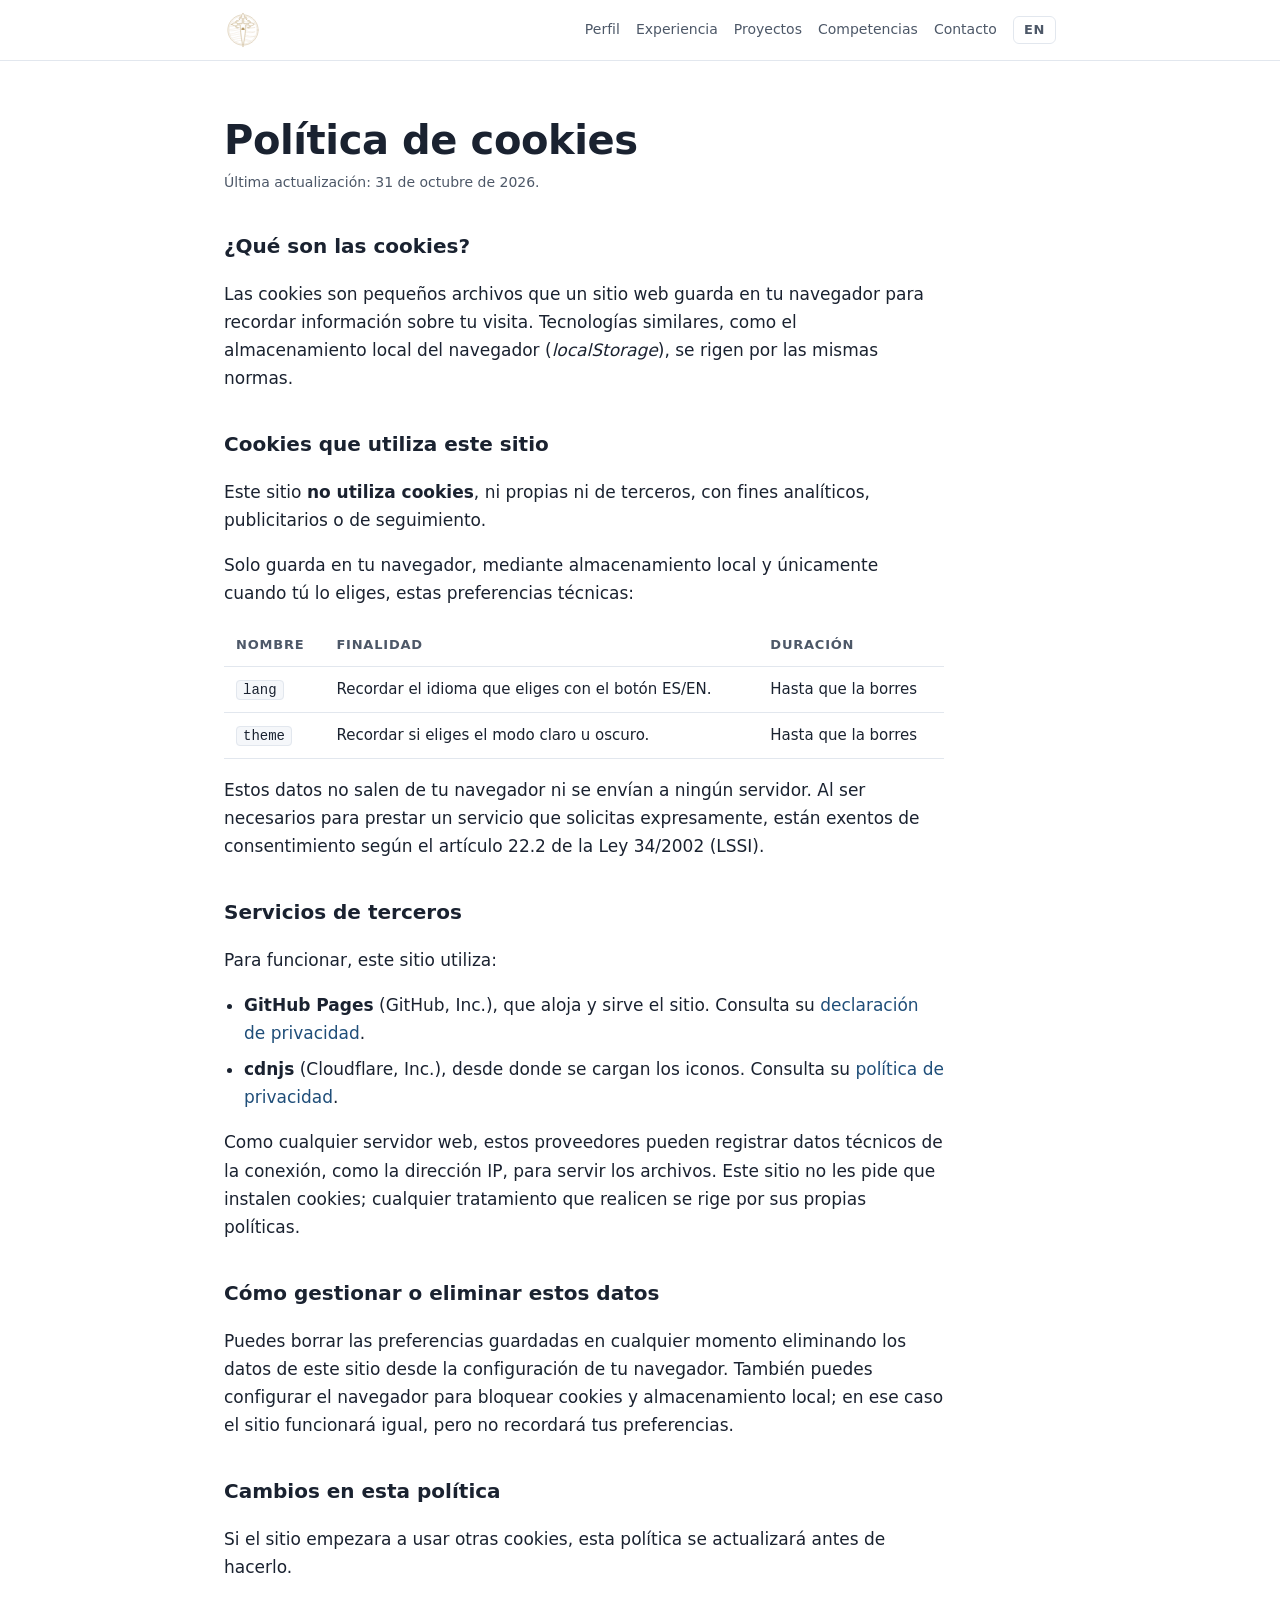
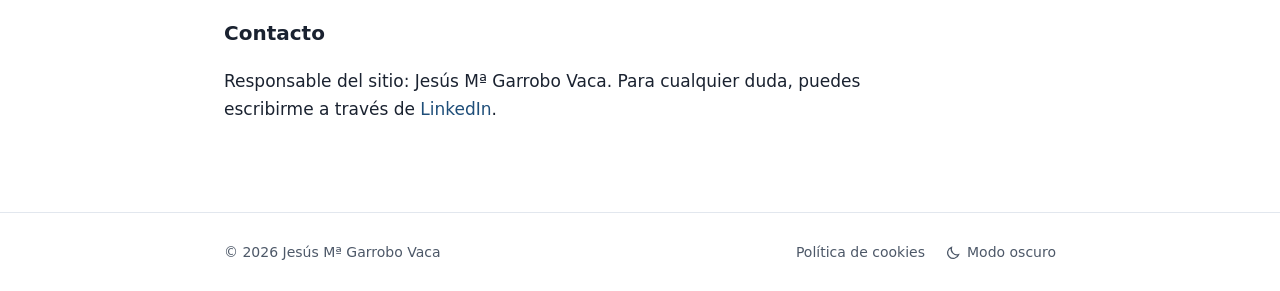
<file: cookies/index.html>
<!doctype html>
<html lang="es">
<head>
  <script>/* Modo claro/oscuro guardado por el usuario; si no hay, se sigue al sistema */
  try { var t = localStorage.getItem('theme'); if (t === 'light' || t === 'dark') document.documentElement.setAttribute('data-theme', t); } catch (e) {}</script>
  <meta charset="utf-8">
  <meta name="viewport" content="width=device-width, initial-scale=1">
  <title>Política de cookies · Jesús Mª Garrobo Vaca</title>
  <meta name="description" content="Política de cookies de jesus.garrobo.es.">
  <link rel="canonical" href="https://jesus.garrobo.es/cookies/">
  <link rel="alternate" hreflang="es" href="https://jesus.garrobo.es/cookies/">
  <link rel="alternate" hreflang="en" href="https://jesus.garrobo.es/en/cookies/">
  <link rel="icon" href="/assets/favicon.svg" type="image/svg+xml">
  <link rel="stylesheet" href="/assets/style.css">
</head>
<body>

<header class="site-header">
  <div class="wrap">
    <a class="brand" href="/" aria-label="Inicio · abrir menú" aria-controls="site-nav" aria-expanded="false"><img src="/assets/favicon.svg" alt="" width="38" height="38"><span class="brand-caret" aria-hidden="true"></span></a>
    <span class="header-name" aria-hidden="true">Jesús Garrobo</span>
    <nav class="nav" aria-label="Principal">
      <div class="nav-links" id="site-nav">
        <a class="nav-link" href="/#perfil">Perfil</a>
        <a class="nav-link" href="/#experiencia">Experiencia</a>
        <a class="nav-link" href="/#especiales">Proyectos</a>
        <a class="nav-link" href="/#competencias">Competencias</a>
        <a class="nav-link" href="/#contacto">Contacto</a>
        <button type="button" class="theme-toggle menu-toggle" data-theme-toggle><svg class="i-moon" viewBox="0 0 24 24" aria-hidden="true"><path d="M20.5 14.2A8.5 8.5 0 0 1 9.8 3.5a8.5 8.5 0 1 0 10.7 10.7z"/></svg><svg class="i-sun" viewBox="0 0 24 24" aria-hidden="true"><circle cx="12" cy="12" r="4.2"/><path d="M12 2v2.5M12 19.5V22M2 12h2.5M19.5 12H22M4.9 4.9l1.8 1.8M17.3 17.3l1.8 1.8M4.9 19.1l1.8-1.8M17.3 6.7l1.8-1.8"/></svg><span class="t-to-dark">Modo oscuro</span><span class="t-to-light">Modo claro</span></button>
      </div>
      <a class="lang" href="/en/cookies/" hreflang="en" lang="en" title="English version">EN</a>
    </nav>
  </div>
</header>

<main>
  <div class="wrap">
    <article class="legal">
      <h1>Política de cookies</h1>
      <p class="updated">Última actualización: 31 de octubre de 2026.</p>

      <h2>¿Qué son las cookies?</h2>
      <p>Las cookies son pequeños archivos que un sitio web guarda en tu navegador para recordar información sobre tu visita. Tecnologías similares, como el almacenamiento local del navegador (<em>localStorage</em>), se rigen por las mismas normas.</p>

      <h2>Cookies que utiliza este sitio</h2>
      <p>Este sitio <strong>no utiliza cookies</strong>, ni propias ni de terceros, con fines analíticos, publicitarios o de seguimiento.</p>
      <p>Solo guarda en tu navegador, mediante almacenamiento local y únicamente cuando tú lo eliges, estas preferencias técnicas:</p>
      <div class="table-wrap">
        <table>
          <thead><tr><th>Nombre</th><th>Finalidad</th><th>Duración</th></tr></thead>
          <tbody>
            <tr><td><code>lang</code></td><td>Recordar el idioma que eliges con el botón ES/EN.</td><td>Hasta que la borres</td></tr>
            <tr><td><code>theme</code></td><td>Recordar si eliges el modo claro u oscuro.</td><td>Hasta que la borres</td></tr>
          </tbody>
        </table>
      </div>
      <p>Estos datos no salen de tu navegador ni se envían a ningún servidor. Al ser necesarios para prestar un servicio que solicitas expresamente, están exentos de consentimiento según el artículo 22.2 de la Ley 34/2002 (LSSI).</p>

      <h2>Servicios de terceros</h2>
      <p>Para funcionar, este sitio utiliza:</p>
      <ul>
        <li><strong>GitHub Pages</strong> (GitHub, Inc.), que aloja y sirve el sitio. Consulta su <a href="https://docs.github.com/site-policy/privacy-policies/github-general-privacy-statement" target="_blank" rel="noopener nofollow">declaración de privacidad</a>.</li>
        <li><strong>cdnjs</strong> (Cloudflare, Inc.), desde donde se cargan los iconos. Consulta su <a href="https://www.cloudflare.com/privacypolicy/" target="_blank" rel="noopener nofollow">política de privacidad</a>.</li>
      </ul>
      <p>Como cualquier servidor web, estos proveedores pueden registrar datos técnicos de la conexión, como la dirección IP, para servir los archivos. Este sitio no les pide que instalen cookies; cualquier tratamiento que realicen se rige por sus propias políticas.</p>

      <h2>Cómo gestionar o eliminar estos datos</h2>
      <p>Puedes borrar las preferencias guardadas en cualquier momento eliminando los datos de este sitio desde la configuración de tu navegador. También puedes configurar el navegador para bloquear cookies y almacenamiento local; en ese caso el sitio funcionará igual, pero no recordará tus preferencias.</p>

      <h2>Cambios en esta política</h2>
      <p>Si el sitio empezara a usar otras cookies, esta política se actualizará antes de hacerlo.</p>

      <h2>Contacto</h2>
      <p>Responsable del sitio: Jesús Mª Garrobo Vaca. Para cualquier duda, puedes escribirme a través de <a href="https://www.linkedin.com/in/jes%C3%BAs-m%C2%AA-garrobo-vaca-1a3b4743" target="_blank" rel="noopener">LinkedIn</a>.</p>
    </article>
  </div>
</main>

<footer class="site-footer">
  <div class="wrap">
    <span>© 2026 Jesús Mª Garrobo Vaca</span>
    <span class="footer-links"><a href="/cookies/">Política de cookies</a><button type="button" class="theme-toggle footer-toggle" data-theme-toggle><svg class="i-moon" viewBox="0 0 24 24" aria-hidden="true"><path d="M20.5 14.2A8.5 8.5 0 0 1 9.8 3.5a8.5 8.5 0 1 0 10.7 10.7z"/></svg><svg class="i-sun" viewBox="0 0 24 24" aria-hidden="true"><circle cx="12" cy="12" r="4.2"/><path d="M12 2v2.5M12 19.5V22M2 12h2.5M19.5 12H22M4.9 4.9l1.8 1.8M17.3 17.3l1.8 1.8M4.9 19.1l1.8-1.8M17.3 6.7l1.8-1.8"/></svg><span class="t-to-dark">Modo oscuro</span><span class="t-to-light">Modo claro</span></button></span>
  </div>
</footer>

<script src="/assets/site.js" defer></script>
</body>
</html>
</file>
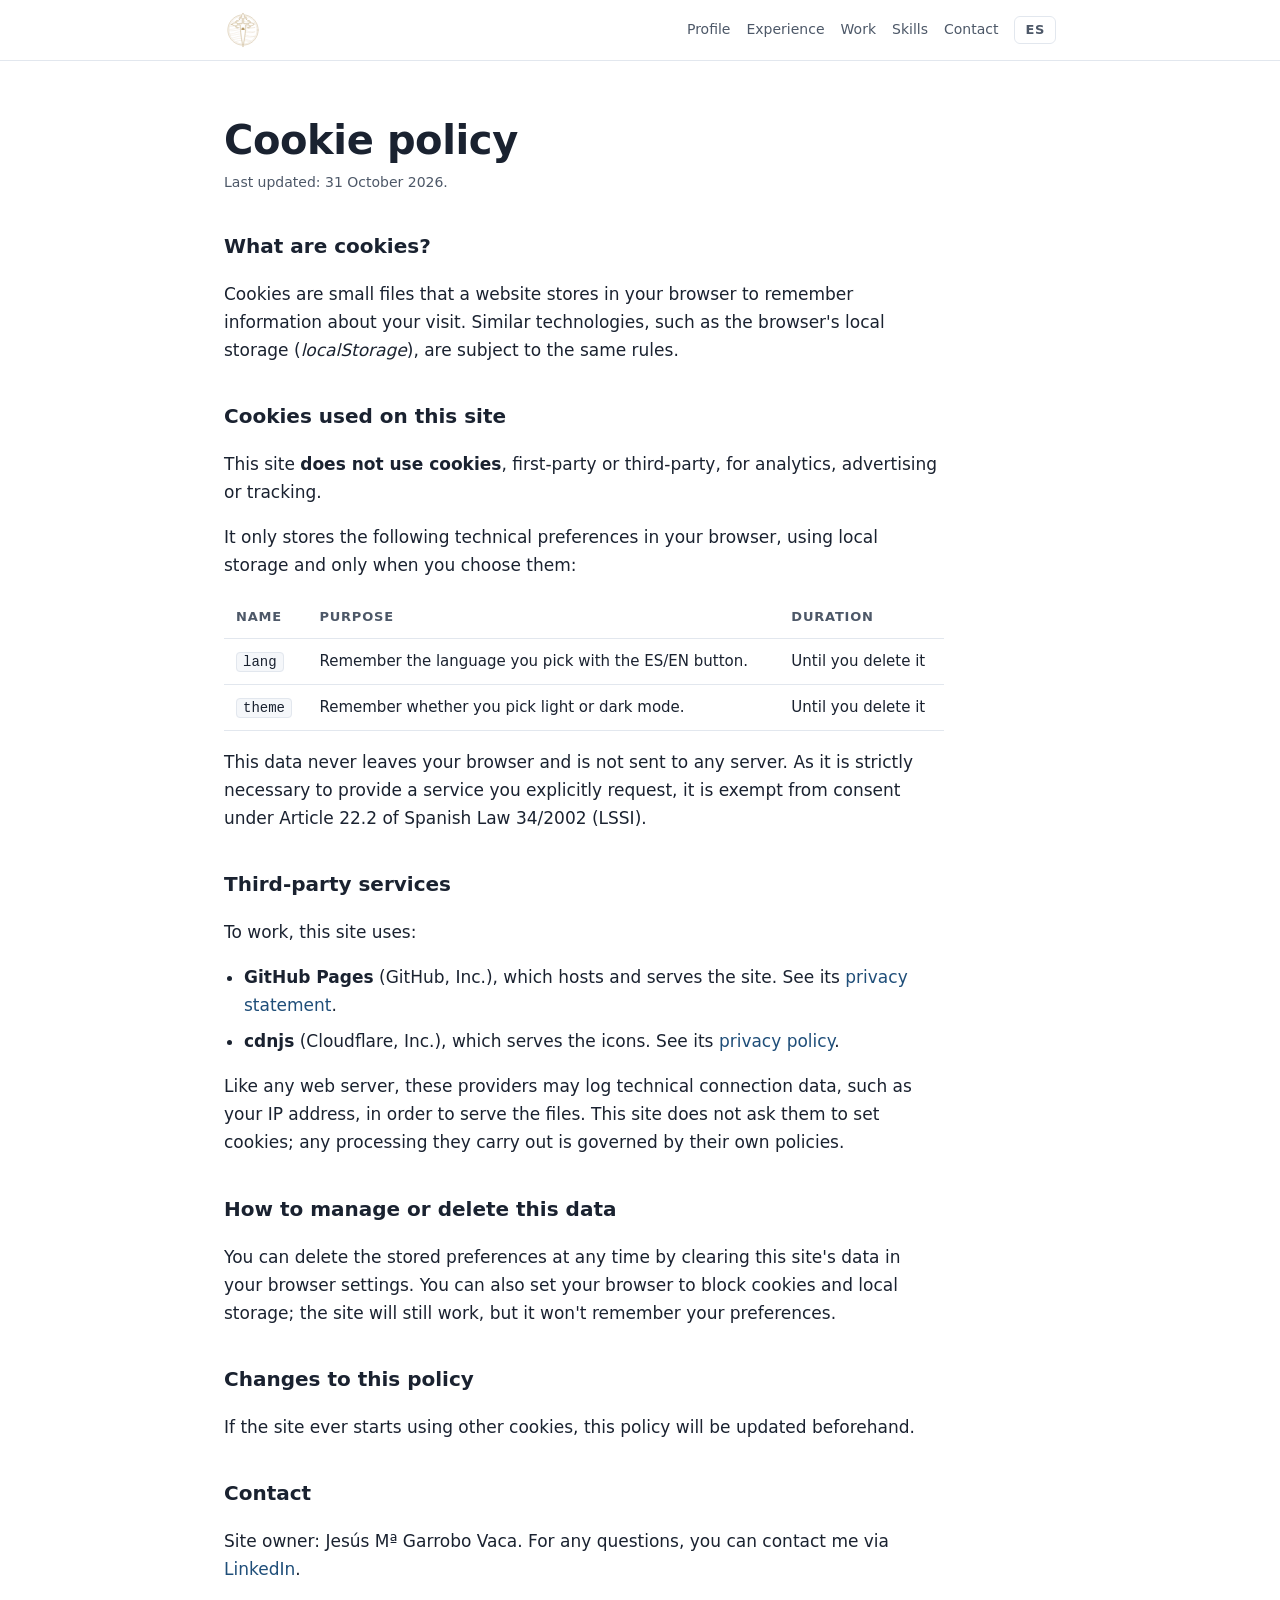
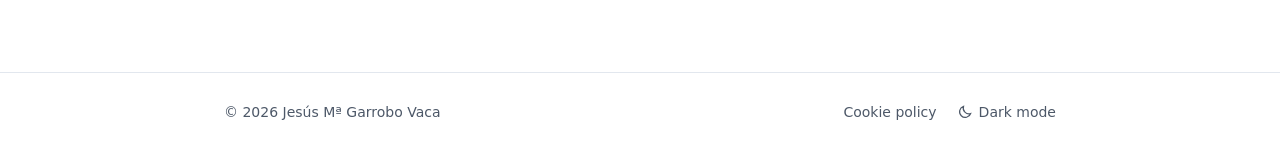
<file: en/cookies/index.html>
<!doctype html>
<html lang="en">
<head>
  <script>/* Modo claro/oscuro guardado por el usuario; si no hay, se sigue al sistema */
  try { var t = localStorage.getItem('theme'); if (t === 'light' || t === 'dark') document.documentElement.setAttribute('data-theme', t); } catch (e) {}</script>
  <meta charset="utf-8">
  <meta name="viewport" content="width=device-width, initial-scale=1">
  <title>Cookie policy · Jesús Mª Garrobo Vaca</title>
  <meta name="description" content="Cookie policy for jesus.garrobo.es.">
  <link rel="canonical" href="https://jesus.garrobo.es/en/cookies/">
  <link rel="alternate" hreflang="es" href="https://jesus.garrobo.es/cookies/">
  <link rel="alternate" hreflang="en" href="https://jesus.garrobo.es/en/cookies/">
  <link rel="icon" href="/assets/favicon.svg" type="image/svg+xml">
  <link rel="stylesheet" href="/assets/style.css">
</head>
<body>

<header class="site-header">
  <div class="wrap">
    <a class="brand" href="/en/" aria-label="Home · open menu" aria-controls="site-nav" aria-expanded="false"><img src="/assets/favicon.svg" alt="" width="38" height="38"><span class="brand-caret" aria-hidden="true"></span></a>
    <span class="header-name" aria-hidden="true">Jesús Garrobo</span>
    <nav class="nav" aria-label="Main">
      <div class="nav-links" id="site-nav">
        <a class="nav-link" href="/en/#profile">Profile</a>
        <a class="nav-link" href="/en/#experience">Experience</a>
        <a class="nav-link" href="/en/#features">Work</a>
        <a class="nav-link" href="/en/#skills">Skills</a>
        <a class="nav-link" href="/en/#contact">Contact</a>
        <button type="button" class="theme-toggle menu-toggle" data-theme-toggle><svg class="i-moon" viewBox="0 0 24 24" aria-hidden="true"><path d="M20.5 14.2A8.5 8.5 0 0 1 9.8 3.5a8.5 8.5 0 1 0 10.7 10.7z"/></svg><svg class="i-sun" viewBox="0 0 24 24" aria-hidden="true"><circle cx="12" cy="12" r="4.2"/><path d="M12 2v2.5M12 19.5V22M2 12h2.5M19.5 12H22M4.9 4.9l1.8 1.8M17.3 17.3l1.8 1.8M4.9 19.1l1.8-1.8M17.3 6.7l1.8-1.8"/></svg><span class="t-to-dark">Dark mode</span><span class="t-to-light">Light mode</span></button>
      </div>
      <a class="lang" href="/cookies/" hreflang="es" lang="es" title="Versión en español">ES</a>
    </nav>
  </div>
</header>

<main>
  <div class="wrap">
    <article class="legal">
      <h1>Cookie policy</h1>
      <p class="updated">Last updated: 31 October 2026.</p>

      <h2>What are cookies?</h2>
      <p>Cookies are small files that a website stores in your browser to remember information about your visit. Similar technologies, such as the browser's local storage (<em>localStorage</em>), are subject to the same rules.</p>

      <h2>Cookies used on this site</h2>
      <p>This site <strong>does not use cookies</strong>, first-party or third-party, for analytics, advertising or tracking.</p>
      <p>It only stores the following technical preferences in your browser, using local storage and only when you choose them:</p>
      <div class="table-wrap">
        <table>
          <thead><tr><th>Name</th><th>Purpose</th><th>Duration</th></tr></thead>
          <tbody>
            <tr><td><code>lang</code></td><td>Remember the language you pick with the ES/EN button.</td><td>Until you delete it</td></tr>
            <tr><td><code>theme</code></td><td>Remember whether you pick light or dark mode.</td><td>Until you delete it</td></tr>
          </tbody>
        </table>
      </div>
      <p>This data never leaves your browser and is not sent to any server. As it is strictly necessary to provide a service you explicitly request, it is exempt from consent under Article 22.2 of Spanish Law 34/2002 (LSSI).</p>

      <h2>Third-party services</h2>
      <p>To work, this site uses:</p>
      <ul>
        <li><strong>GitHub Pages</strong> (GitHub, Inc.), which hosts and serves the site. See its <a href="https://docs.github.com/site-policy/privacy-policies/github-general-privacy-statement" target="_blank" rel="noopener nofollow">privacy statement</a>.</li>
        <li><strong>cdnjs</strong> (Cloudflare, Inc.), which serves the icons. See its <a href="https://www.cloudflare.com/privacypolicy/" target="_blank" rel="noopener nofollow">privacy policy</a>.</li>
      </ul>
      <p>Like any web server, these providers may log technical connection data, such as your IP address, in order to serve the files. This site does not ask them to set cookies; any processing they carry out is governed by their own policies.</p>

      <h2>How to manage or delete this data</h2>
      <p>You can delete the stored preferences at any time by clearing this site's data in your browser settings. You can also set your browser to block cookies and local storage; the site will still work, but it won't remember your preferences.</p>

      <h2>Changes to this policy</h2>
      <p>If the site ever starts using other cookies, this policy will be updated beforehand.</p>

      <h2>Contact</h2>
      <p>Site owner: Jesús Mª Garrobo Vaca. For any questions, you can contact me via <a href="https://www.linkedin.com/in/jes%C3%BAs-m%C2%AA-garrobo-vaca-1a3b4743" target="_blank" rel="noopener">LinkedIn</a>.</p>
    </article>
  </div>
</main>

<footer class="site-footer">
  <div class="wrap">
    <span>© 2026 Jesús Mª Garrobo Vaca</span>
    <span class="footer-links"><a href="/en/cookies/">Cookie policy</a><button type="button" class="theme-toggle footer-toggle" data-theme-toggle><svg class="i-moon" viewBox="0 0 24 24" aria-hidden="true"><path d="M20.5 14.2A8.5 8.5 0 0 1 9.8 3.5a8.5 8.5 0 1 0 10.7 10.7z"/></svg><svg class="i-sun" viewBox="0 0 24 24" aria-hidden="true"><circle cx="12" cy="12" r="4.2"/><path d="M12 2v2.5M12 19.5V22M2 12h2.5M19.5 12H22M4.9 4.9l1.8 1.8M17.3 17.3l1.8 1.8M4.9 19.1l1.8-1.8M17.3 6.7l1.8-1.8"/></svg><span class="t-to-dark">Dark mode</span><span class="t-to-light">Light mode</span></button></span>
  </div>
</footer>

<script src="/assets/site.js" defer></script>
</body>
</html>
</file>
<file: assets/style.css>
/* jesus.garrobo.es — estilos sin dependencias */

:root {
  --bg: #ffffff;
  --bg-alt: #f5f7fa;
  --text: #1a2230;
  --text-soft: #4d5868;
  --line: #e2e7ee;
  --accent: #1f4e79;
  --accent-soft: #e8f0f8;
  --radius: 10px;
  --max: 880px;
  --font: system-ui, -apple-system, "Segoe UI", Roboto, "Helvetica Neue", Arial, sans-serif;
  color-scheme: light dark;
}

/* Oscuro: automático según el sistema, salvo que el usuario elija claro */
@media (prefers-color-scheme: dark) {
  :root:not([data-theme="light"]) {
    --bg: #0f141b;
    --bg-alt: #161d27;
    --text: #e6ebf2;
    --text-soft: #a3aebd;
    --line: #253041;
    --accent: #7fb2e5;
    --accent-soft: #1a2a3c;
    color-scheme: dark;
  }
}
/* Oscuro elegido por el usuario */
:root[data-theme="dark"] {
  --bg: #0f141b;
  --bg-alt: #161d27;
  --text: #e6ebf2;
  --text-soft: #a3aebd;
  --line: #253041;
  --accent: #7fb2e5;
  --accent-soft: #1a2a3c;
  color-scheme: dark;
}
:root[data-theme="light"] { color-scheme: light; }

*, *::before, *::after { box-sizing: border-box; }
[hidden] { display: none !important; }

html { scroll-behavior: smooth; }

body {
  margin: 0;
  background: var(--bg);
  color: var(--text);
  font-family: var(--font);
  font-size: 17px;
  line-height: 1.65;
  -webkit-font-smoothing: antialiased;
}

a { color: var(--accent); text-decoration: none; }
a:hover { text-decoration: underline; }

.wrap {
  max-width: var(--max);
  margin: 0 auto;
  padding: 0 24px;
}

/* Cabecera */
.site-header {
  position: sticky;
  top: 0;
  z-index: 10;
  background: color-mix(in srgb, var(--bg) 92%, transparent);
  backdrop-filter: blur(8px);
  border-bottom: 1px solid var(--line);
}
.site-header .wrap {
  display: flex;
  align-items: center;
  justify-content: space-between;
  height: 60px;
  gap: 16px;
}
.brand {
  display: flex;
  align-items: center;
  gap: 8px;
  color: var(--text);
}
.brand img { display: block; width: 38px; height: 38px; }
.brand-caret { display: none; }
.nav-links { display: flex; align-items: center; gap: 16px; }
.brand:hover { text-decoration: none; }
.nav {
  display: flex;
  align-items: center;
  gap: 16px;
  font-size: 14px;
}
.nav a { color: var(--text-soft); }
.nav a:hover { color: var(--text); text-decoration: none; }
.lang {
  border: 1px solid var(--line);
  border-radius: 6px;
  padding: 2px 10px;
  font-size: 13px;
  font-weight: 600;
  letter-spacing: 0.05em;
}

/* Hero */
.hero { padding: 96px 0 72px; }
.eyebrow {
  margin: 0 0 12px;
  font-size: 14px;
  font-weight: 600;
  letter-spacing: 0.12em;
  text-transform: uppercase;
  color: var(--accent);
}
.hero h1 {
  margin: 0 0 16px;
  font-size: clamp(34px, 6vw, 52px);
  line-height: 1.1;
  letter-spacing: -0.02em;
}
.lead {
  margin: 0 0 32px;
  max-width: 640px;
  font-size: 20px;
  color: var(--text-soft);
}
.actions { display: flex; flex-wrap: wrap; gap: 12px; }
.btn {
  display: inline-flex;
  align-items: center;
  gap: 8px;
  padding: 11px 20px;
  border-radius: var(--radius);
  border: 1px solid var(--line);
  font-size: 15px;
  font-weight: 600;
  color: var(--text);
}
.btn:hover { text-decoration: none; border-color: var(--accent); }
.btn.primary { background: var(--accent); border-color: var(--accent); color: var(--bg); }
.btn.primary:hover { opacity: 0.9; }
.btn i { font-size: 18px; line-height: 1; }

/* Secciones */
section { padding: 64px 0; border-top: 1px solid var(--line); }
section h2 {
  margin: 0 0 28px;
  font-size: 14px;
  font-weight: 600;
  letter-spacing: 0.12em;
  text-transform: uppercase;
  color: var(--text-soft);
}
section p { margin: 0 0 16px; }
section p:last-child { margin-bottom: 0; }

/* Experiencia */
.job {
  display: grid;
  grid-template-columns: 1fr;
  gap: 4px;
}
.job h3 { margin: 0; font-size: 22px; }
.job .org { margin: 0 0 4px; color: var(--text-soft); }
.job .media { margin: 0 0 20px; font-size: 15px; color: var(--text-soft); }
.job .media p { margin: 0 0 4px; }
.job .media span {
  display: inline-block;
  min-width: 92px;
  font-size: 12px;
  font-weight: 600;
  letter-spacing: 0.08em;
  text-transform: uppercase;
}

/* Especiales */
.projects {
  display: grid;
  grid-template-columns: repeat(auto-fit, minmax(260px, 1fr));
  gap: 16px;
  margin-top: 24px;
}
.project {
  display: flex;
  flex-direction: column;
  gap: 6px;
  padding: 20px;
  border: 1px solid var(--line);
  border-radius: var(--radius);
  background: var(--bg-alt);
  color: var(--text);
}
.project:hover { text-decoration: none; border-color: var(--accent); }
.project-tag { font-size: 13px; color: var(--text-soft); }
.project-title { font-size: 18px; font-weight: 600; line-height: 1.35; }
.job ul { margin: 0; padding-left: 20px; }
.job li { margin-bottom: 10px; }
.job li::marker { color: var(--accent); }

.job-head { display: flex; flex-wrap: wrap; align-items: baseline; justify-content: space-between; gap: 4px 16px; }
.dates { font-size: 14px; color: var(--text-soft); white-space: nowrap; }
.subhead {
  margin: 40px 0 8px;
  font-size: 13px;
  font-weight: 600;
  letter-spacing: 0.1em;
  text-transform: uppercase;
  color: var(--text-soft);
}
.job-past { padding: 16px 0; border-bottom: 1px solid var(--line); }
.job-past:last-child { border-bottom: 0; padding-bottom: 0; }
.job-past h3 { font-size: 17px; }
.job-past .org { margin: 0; }
.job-desc { margin: 6px 0 0; font-size: 15px; color: var(--text-soft); }

/* Competencias */
.skills {
  display: grid;
  grid-template-columns: repeat(auto-fit, minmax(240px, 1fr));
  gap: 16px;
}
.skill-group {
  background: var(--bg-alt);
  border: 1px solid var(--line);
  border-radius: var(--radius);
  padding: 20px;
}
.skills { align-items: start; }
.skill-group { padding: 0; }
.skill-group summary {
  display: flex;
  align-items: center;
  justify-content: space-between;
  gap: 12px;
  padding: 18px 20px;
  font-size: 16px;
  font-weight: 600;
  cursor: pointer;
  list-style: none;
  user-select: none;
}
.skill-group summary::-webkit-details-marker { display: none; }
.skill-group summary::after {
  content: "";
  width: 8px;
  height: 8px;
  border-right: 2px solid var(--text-soft);
  border-bottom: 2px solid var(--text-soft);
  transform: rotate(45deg) translateY(-2px);
  transition: transform 0.2s ease;
}
.skill-group[open] summary::after { transform: rotate(-135deg) translateY(-2px); }
.skill-group summary:hover { color: var(--accent); }
.skill-group summary:focus-visible { outline: 2px solid var(--accent); outline-offset: -2px; border-radius: var(--radius); }
.skill-group .tags { padding: 0 20px 20px; margin-top: 8px; }
.tags { display: flex; flex-wrap: wrap; gap: 8px; margin: 0; padding: 0; list-style: none; }
.tags li {
  background: var(--accent-soft);
  color: var(--accent);
  border-radius: 6px;
  padding: 3px 10px;
  font-size: 14px;
  font-weight: 500;
}

/* Contacto */
.contact p { max-width: 600px; color: var(--text-soft); }
.contact .actions { margin-top: 24px; }

/* Pie */
.site-footer {
  border-top: 1px solid var(--line);
  padding: 28px 0;
  font-size: 14px;
  color: var(--text-soft);
}
.site-footer .wrap { display: flex; justify-content: space-between; flex-wrap: wrap; gap: 8px; }

.header-name { display: none; }

/* Botón de modo claro/oscuro */
.theme-toggle {
  display: inline-flex;
  align-items: center;
  gap: 6px;
  padding: 0;
  border: 0;
  background: none;
  color: var(--text-soft);
  font: inherit;
  cursor: pointer;
}
.theme-toggle:hover { color: var(--text); }
.theme-toggle svg { width: 16px; height: 16px; fill: none; stroke: currentColor; stroke-width: 1.8; stroke-linecap: round; }
.theme-toggle .i-sun, .theme-toggle .t-to-light { display: none; }
@media (prefers-color-scheme: dark) {
  :root:not([data-theme="light"]) .theme-toggle .i-moon,
  :root:not([data-theme="light"]) .theme-toggle .t-to-dark { display: none; }
  :root:not([data-theme="light"]) .theme-toggle .i-sun { display: block; }
  :root:not([data-theme="light"]) .theme-toggle .t-to-light { display: inline; }
}
:root[data-theme="dark"] .theme-toggle .i-moon,
:root[data-theme="dark"] .theme-toggle .t-to-dark { display: none; }
:root[data-theme="dark"] .theme-toggle .i-sun { display: block; }
:root[data-theme="dark"] .theme-toggle .t-to-light { display: inline; }
.menu-toggle { display: none; }
.footer-links { display: inline-flex; align-items: center; gap: 20px; }
.footer-links a { color: var(--text-soft); }
.footer-links a:hover { color: var(--text); }

/* Páginas legales */
.legal { padding: 56px 0 72px; max-width: 720px; }
.legal h1 { margin: 0 0 8px; font-size: clamp(30px, 5vw, 40px); line-height: 1.15; letter-spacing: -0.01em; }
.legal .updated { margin: 0 0 32px; font-size: 14px; color: var(--text-soft); }
.legal h2 { margin: 36px 0 12px; font-size: 20px; }
.legal p, .legal li { color: var(--text); }
.legal ul { padding-left: 20px; }
.legal li { margin-bottom: 8px; }
.legal code { font-size: 14px; background: var(--bg-alt); border: 1px solid var(--line); border-radius: 4px; padding: 1px 6px; }
.table-wrap { overflow-x: auto; margin: 16px 0; }
.legal table { width: 100%; border-collapse: collapse; font-size: 15px; }
.legal th, .legal td { text-align: left; padding: 10px 12px; border-bottom: 1px solid var(--line); vertical-align: top; }
.legal th { font-size: 13px; letter-spacing: 0.06em; text-transform: uppercase; color: var(--text-soft); }

/* Móvil */
@media (max-width: 640px) {
  body { font-size: 16px; }
  .wrap { padding: 0 16px; }
  .nav-links {
    display: none;
    position: absolute;
    top: 60px;
    left: 0;
    right: 0;
    flex-direction: column;
    align-items: stretch;
    gap: 0;
    padding: 4px 16px 12px;
    background: var(--bg);
    border-bottom: 1px solid var(--line);
    box-shadow: 0 12px 24px rgba(0, 0, 0, 0.08);
  }
  .nav-links.open { display: flex; }
  .header-name {
    display: block;
    flex: 1;
    min-width: 0;
    overflow: hidden;
    text-overflow: ellipsis;
    white-space: nowrap;
    text-align: center;
    font-size: 16px;
    font-weight: 600;
    color: var(--text);
    opacity: 0;
    transform: translateY(6px);
    transition: opacity 0.25s ease, transform 0.25s ease;
    pointer-events: none;
  }
  .site-header.show-name .header-name { opacity: 1; transform: none; }
  .nav-links .menu-toggle { display: inline-flex; padding: 12px 0; font-size: 16px; border-top: 1px solid var(--line); }
  .footer-toggle { display: none; }
  .nav-links a { padding: 12px 0; font-size: 16px; border-top: 1px solid var(--line); }
  .nav-links a:first-child { border-top: 0; }
  .brand-caret {
    display: block;
    width: 7px;
    height: 7px;
    border-right: 2px solid var(--text-soft);
    border-bottom: 2px solid var(--text-soft);
    transform: rotate(45deg) translateY(-2px);
    transition: transform 0.2s ease;
  }
  .brand[aria-expanded="true"] .brand-caret { transform: rotate(-135deg) translateY(-2px); }
  .hero { padding: 64px 0 48px; }
  .lead { font-size: 18px; }
  section { padding: 48px 0; }
}

@media print {
  .site-header, .actions { display: none; }
  .skill-group .tags { display: flex !important; }
  section { border: 0; padding: 24px 0; }
}
</file>
